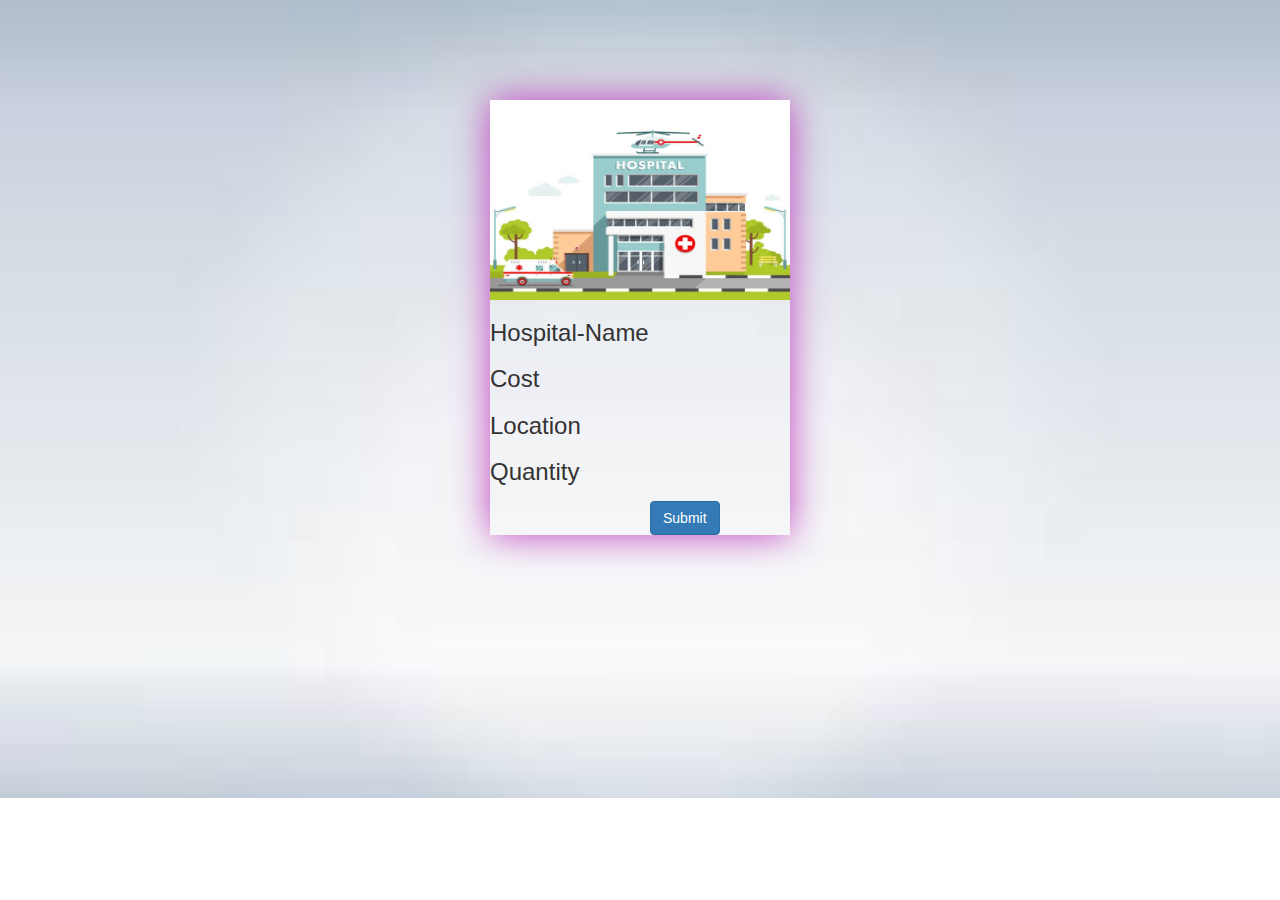
<file: display/index.html>
<!DOCTYPE html>
<html lang="en">
  <head>
    <meta charset="UTF-8" />
    <meta http-equiv="X-UA-Compatible" content="IE=edge" />
    <meta name="viewport" content="width=device-width, initial-scale=1.0" />
    <link rel="stylesheet" href="styles.css"/>
    <link rel="stylesheet" href="https://maxcdn.bootstrapcdn.com/bootstrap/3.4.1/css/bootstrap.min.css">
    <title>Vamos</title>
  </head>
  <body>
      <div class="card-body">
        <img src="images/im5.jpg" alt="">
        <div class="Hospital-Name" >
          <h3>Hospital-Name</h3>
        </div>
        <div class="Cost" >
          <h3>Cost</h3>
        </div>
        <div>
          <h3>Location</h3>
          </div>
        <div>
          <h3>Quantity</h3>
          </div>
        <div class="exbutton">
        <button type="button" class="btn btn-primary">Submit</button>
        </div>
      </div>
  </body>
</html>
</file>
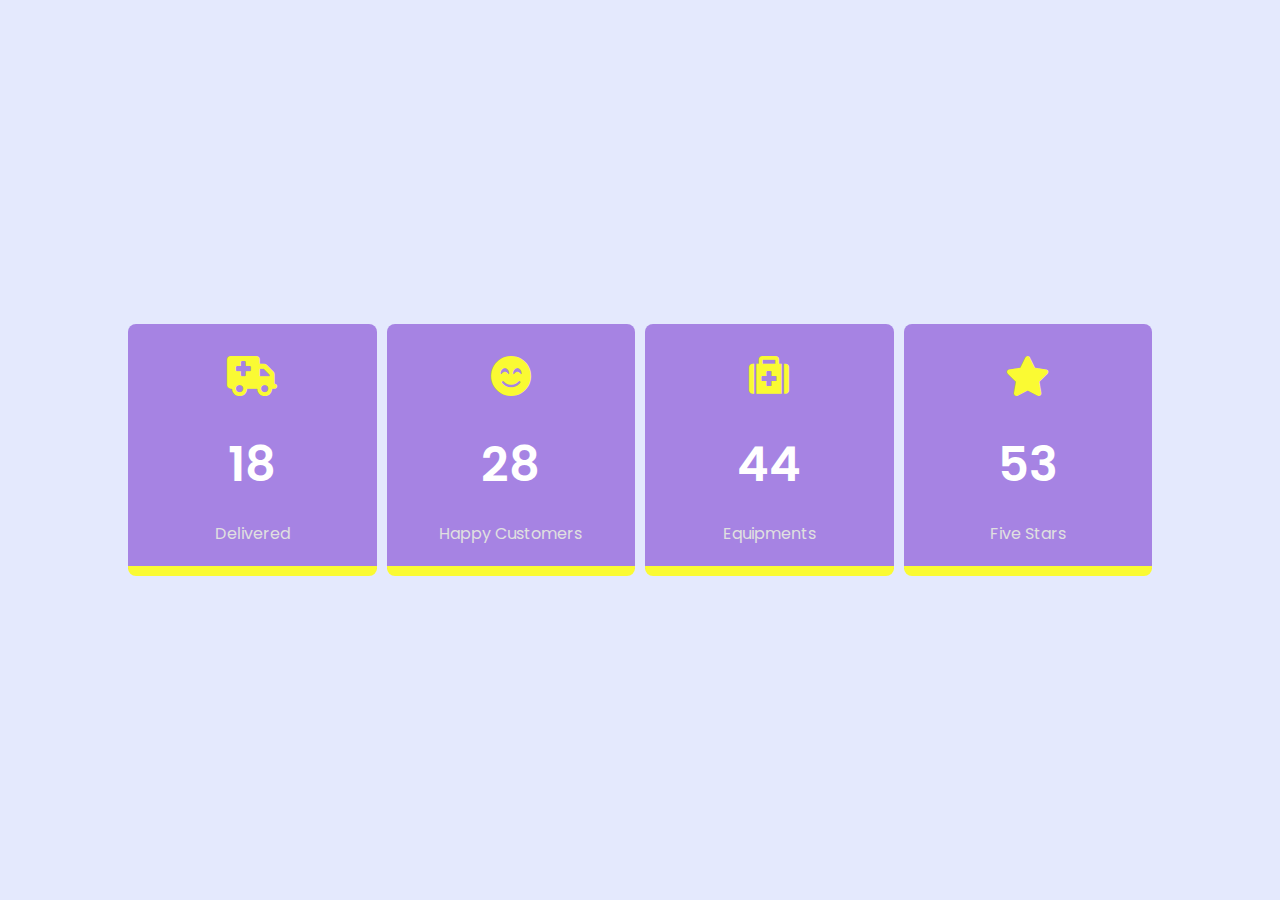
<file: rating/index.html>
<!DOCTYPE html>
<html lang="en">
  <head>
    <meta name="viewport" content="width=device-width, initial-scale=1.0" />
    <title>Count Up Animation</title>
    <!-- FontAwesome Icons -->
    <link
      rel="stylesheet"
      href="https://cdnjs.cloudflare.com/ajax/libs/font-awesome/6.0.0-beta2/css/all.min.css"
    />
    <!-- Google Fonts -->
    <link
      href="https://fonts.googleapis.com/css2?family=Poppins:wght@400;600&display=swap"
      rel="stylesheet"
    />
    <!-- Stylesheet -->
    <link rel="stylesheet" href="style.css" />
  </head>
  <body>
    <div class="wrapper">
      <div class="container">
        <i class="fa-solid fa-truck-medical"></i>
        <span class="num" data-val="100">000</span>
        <span class="text"> Delivered</span>
      </div>

      <div class="container">
        <i class="fas fa-smile-beam"></i>
        <span class="num" data-val="150">000</span>
        <span class="text">Happy Customers</span>
      </div>

      <div class="container">
        <i class="fa-solid fa-suitcase-medical"></i>
        <span class="num" data-val="225">000</span>
        <span class="text">Equipments</span>
      </div>

      <div class="container">
        <i class="fas fa-star"></i>
        <span class="num" data-val="280">000</span>
        <span class="text">Five Stars</span>
      </div>
    </div>
    <!-- Script -->
    <script src="script.js"></script>
  </body>
</html>
</file>
<file: display/styles.css>
body{
display: flex;
justify-content: center;
background-image: url(images/im3.jpg);
background-repeat: no-repeat;
background-size: cover;
}

.card-body{
  margin-top: 100px;
  box-shadow: 0px 0px 35px #BF40BF;
}
img{
  width: 300px;
  height: 200px;
}
.exbutton{
    margin-left: 160px;
}
.btn{
  margin-top: 5px;
}
</file>
<file: rating/style.css>
* {
  padding: 0;
  margin: 0;
  box-sizing: border-box;
  font-family: "Poppins", sans-serif;
}
body {
  background-color: #E4E9FD;
}
.wrapper {
  position: absolute;
  width: 80vw;
  transform: translate(-50%, -50%);
  top: 50%;
  left: 50%;
  display: flex;
  justify-content: space-around;
  gap: 10px;
}
.container {
  width: 28vmin;
  height: 28vmin;
  display: flex;
  flex-direction: column;
  justify-content: space-around;
  padding: 1em 0;
  position: relative;
  font-size: 16px;
  border-radius: 0.5em;
  background-color: #A683E3;
  border-bottom: 10px solid #FAFA33;
}
i {
  color: #FAFA33;
  font-size: 2.5em;
  text-align: center;
}
span.num {
  color: #ffffff;
  display: grid;
  place-items: center;
  font-weight: 600;
  font-size: 3em;
}
span.text {
  color: #e0e0e0;
  font-size: 1em;
  text-align: center;
  pad: 0.7em 0;
  font-weight: 400;
  line-height: 0;
}
@media screen and (max-width: 1024px) {
  .wrapper {
    width: 85vw;
  }
  .container {
    height: 26vmin;
    width: 26vmin;
    font-size: 12px;
  }
}
@media screen and (max-width: 768px) {
  .wrapper {
    width: 90vw;
    flex-wrap: wrap;
    gap: 30px;
  }
  .container {
    width: calc(50% - 40px);
    height: 30vmin;
    font-size: 14px;
  }
}
@media screen and (max-width: 480px) {
  .wrapper {
    gap: 15px;
  }
  .container {
    width: 100%;
    height: 25vmin;
    font-size: 8px;
  }
}
</file>
